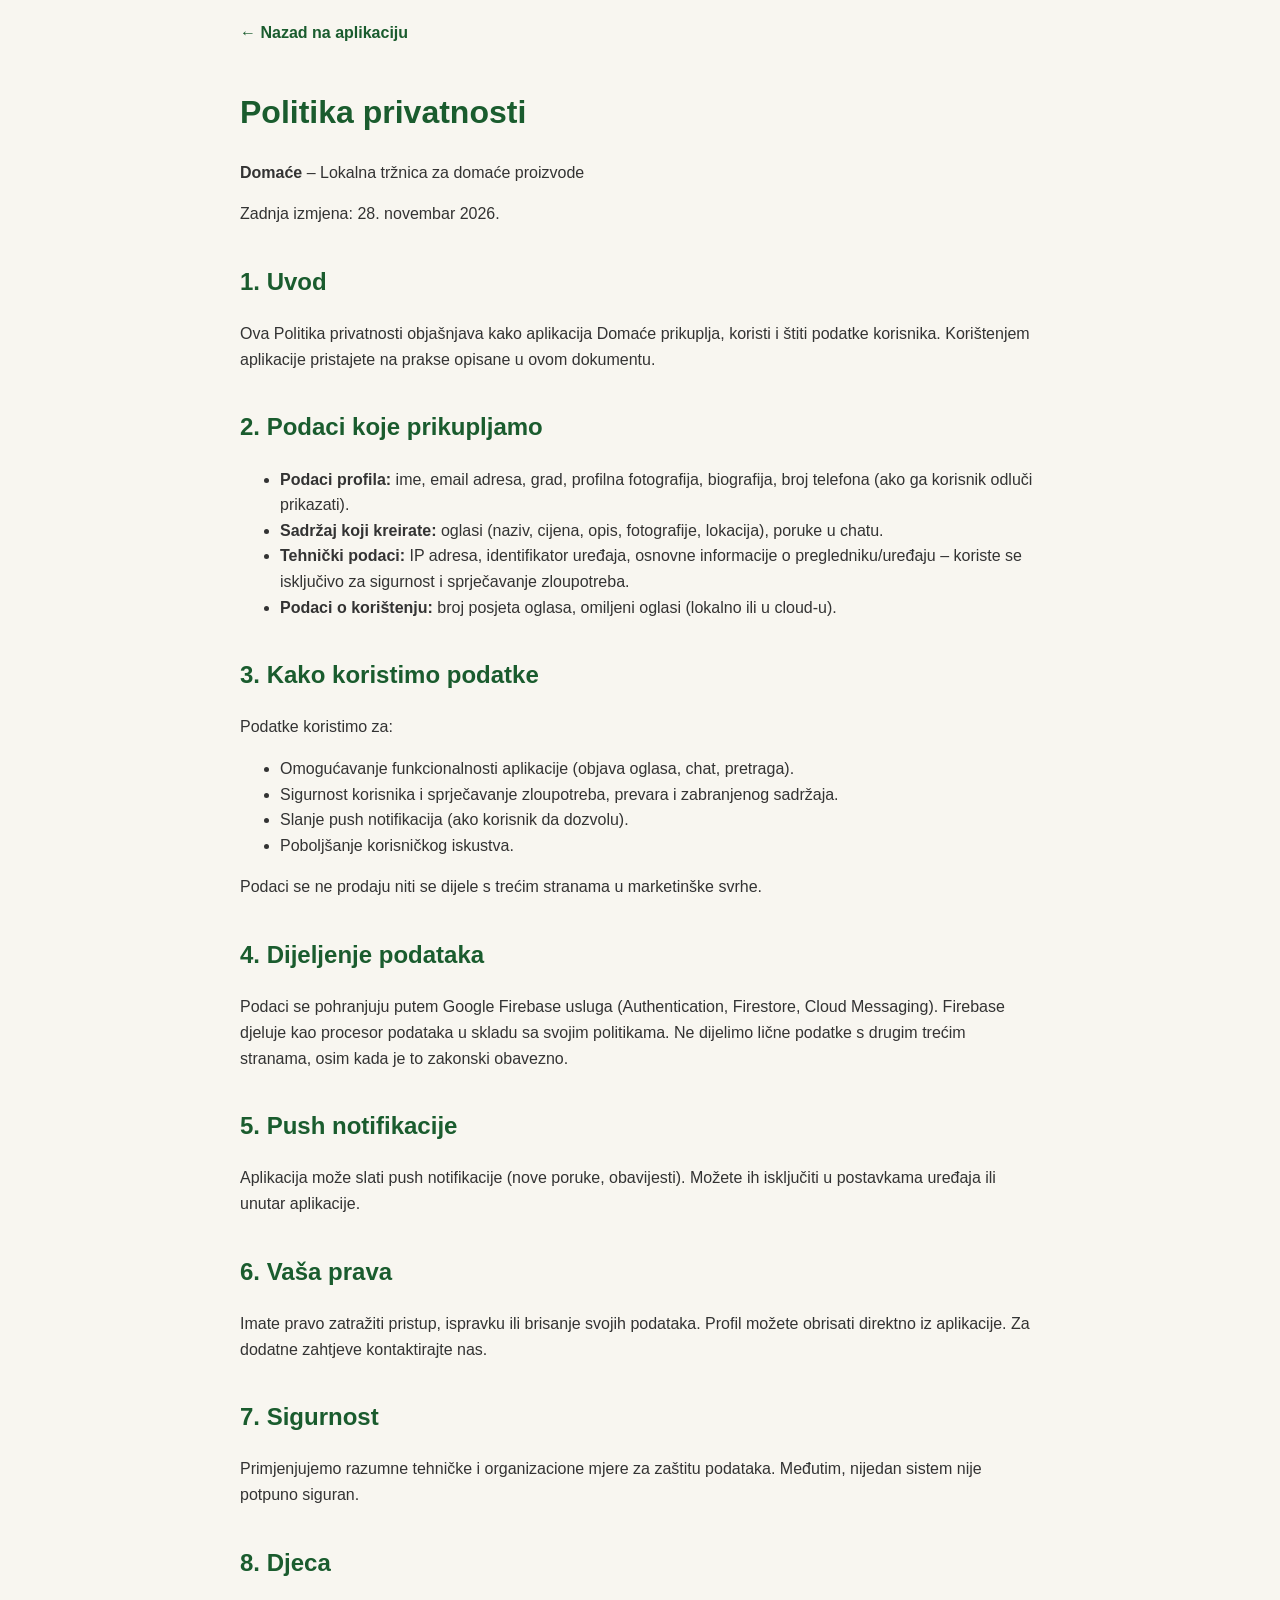
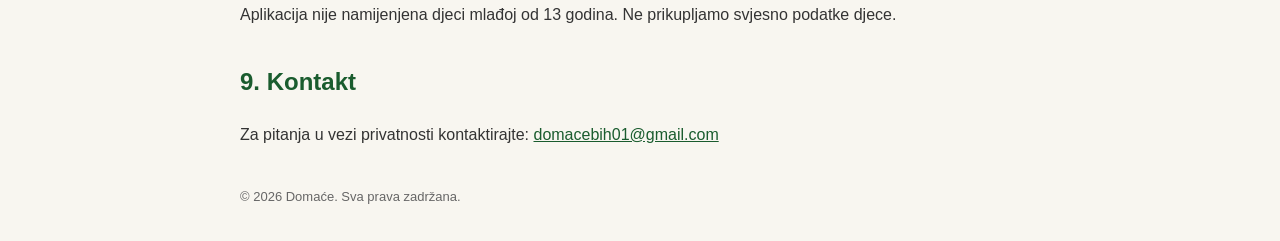
<file: PrivacyPolicy.html>
<!DOCTYPE html>
<html lang="bs">
<head>
<meta charset="UTF-8">
<meta name="viewport" content="width=device-width,initial-scale=1">
<title>Politika privatnosti - Domaće</title>
<style>
body { font-family: Arial, sans-serif; line-height: 1.6; color: #333; max-width: 800px; margin: 0 auto; padding: 20px; background: #f8f6f0; }
h1 { color: #1a5c2e; }
h2 { color: #1a5c2e; margin-top: 1.5em; }
a { color: #1a5c2e; }
.back { display: inline-block; margin-bottom: 20px; color: #1a5c2e; text-decoration: none; font-weight: bold; }
</style>
</head>
<body>
<a href="./" class="back">← Nazad na aplikaciju</a>
<h1>Politika privatnosti</h1>
<p><strong>Domaće</strong> – Lokalna tržnica za domaće proizvode</p>
<p>Zadnja izmjena: 28. novembar 2026.</p>

<h2>1. Uvod</h2>
<p>Ova Politika privatnosti objašnjava kako aplikacija Domaće prikuplja, koristi i štiti podatke korisnika. Korištenjem aplikacije pristajete na prakse opisane u ovom dokumentu.</p>

<h2>2. Podaci koje prikupljamo</h2>
<ul>
<li><strong>Podaci profila:</strong> ime, email adresa, grad, profilna fotografija, biografija, broj telefona (ako ga korisnik odluči prikazati).</li>
<li><strong>Sadržaj koji kreirate:</strong> oglasi (naziv, cijena, opis, fotografije, lokacija), poruke u chatu.</li>
<li><strong>Tehnički podaci:</strong> IP adresa, identifikator uređaja, osnovne informacije o pregledniku/uređaju – koriste se isključivo za sigurnost i sprječavanje zloupotreba.</li>
<li><strong>Podaci o korištenju:</strong> broj posjeta oglasa, omiljeni oglasi (lokalno ili u cloud-u).</li>
</ul>

<h2>3. Kako koristimo podatke</h2>
<p>Podatke koristimo za:</p>
<ul>
<li>Omogućavanje funkcionalnosti aplikacije (objava oglasa, chat, pretraga).</li>
<li>Sigurnost korisnika i sprječavanje zloupotreba, prevara i zabranjenog sadržaja.</li>
<li>Slanje push notifikacija (ako korisnik da dozvolu).</li>
<li>Poboljšanje korisničkog iskustva.</li>
</ul>
<p>Podaci se ne prodaju niti se dijele s trećim stranama u marketinške svrhe.</p>

<h2>4. Dijeljenje podataka</h2>
<p>Podaci se pohranjuju putem Google Firebase usluga (Authentication, Firestore, Cloud Messaging). Firebase djeluje kao procesor podataka u skladu sa svojim politikama. Ne dijelimo lične podatke s drugim trećim stranama, osim kada je to zakonski obavezno.</p>

<h2>5. Push notifikacije</h2>
<p>Aplikacija može slati push notifikacije (nove poruke, obavijesti). Možete ih isključiti u postavkama uređaja ili unutar aplikacije.</p>

<h2>6. Vaša prava</h2>
<p>Imate pravo zatražiti pristup, ispravku ili brisanje svojih podataka. Profil možete obrisati direktno iz aplikacije. Za dodatne zahtjeve kontaktirajte nas.</p>

<h2>7. Sigurnost</h2>
<p>Primjenjujemo razumne tehničke i organizacione mjere za zaštitu podataka. Međutim, nijedan sistem nije potpuno siguran.</p>

<h2>8. Djeca</h2>
<p>Aplikacija nije namijenjena djeci mlađoj od 13 godina. Ne prikupljamo svjesno podatke djece.</p>

<h2>9. Kontakt</h2>
<p>Za pitanja u vezi privatnosti kontaktirajte: <a href="mailto:domacebih01@gmail.com">domacebih01@gmail.com</a></p>

<p style="margin-top:40px;font-size:13px;color:#666;">© 2026 Domaće. Sva prava zadržana.</p>
</body>
</html>
</file>
